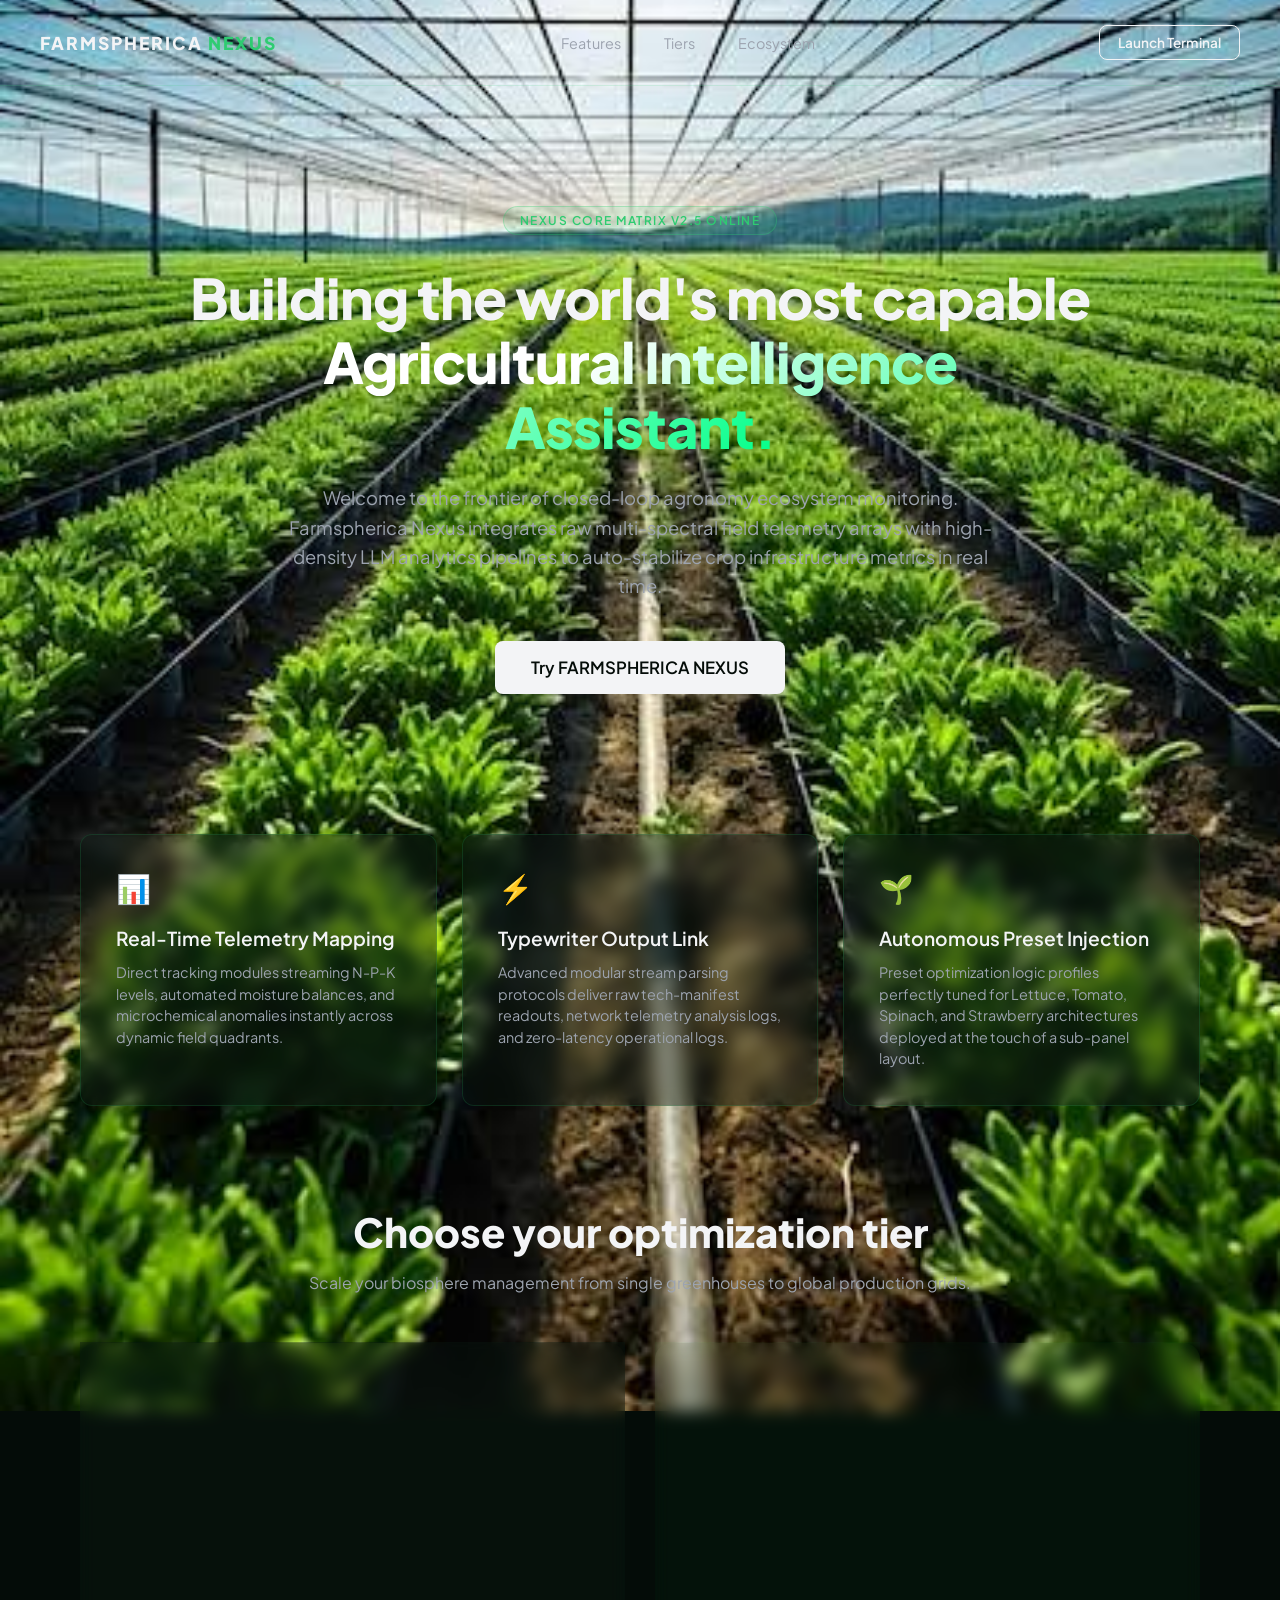
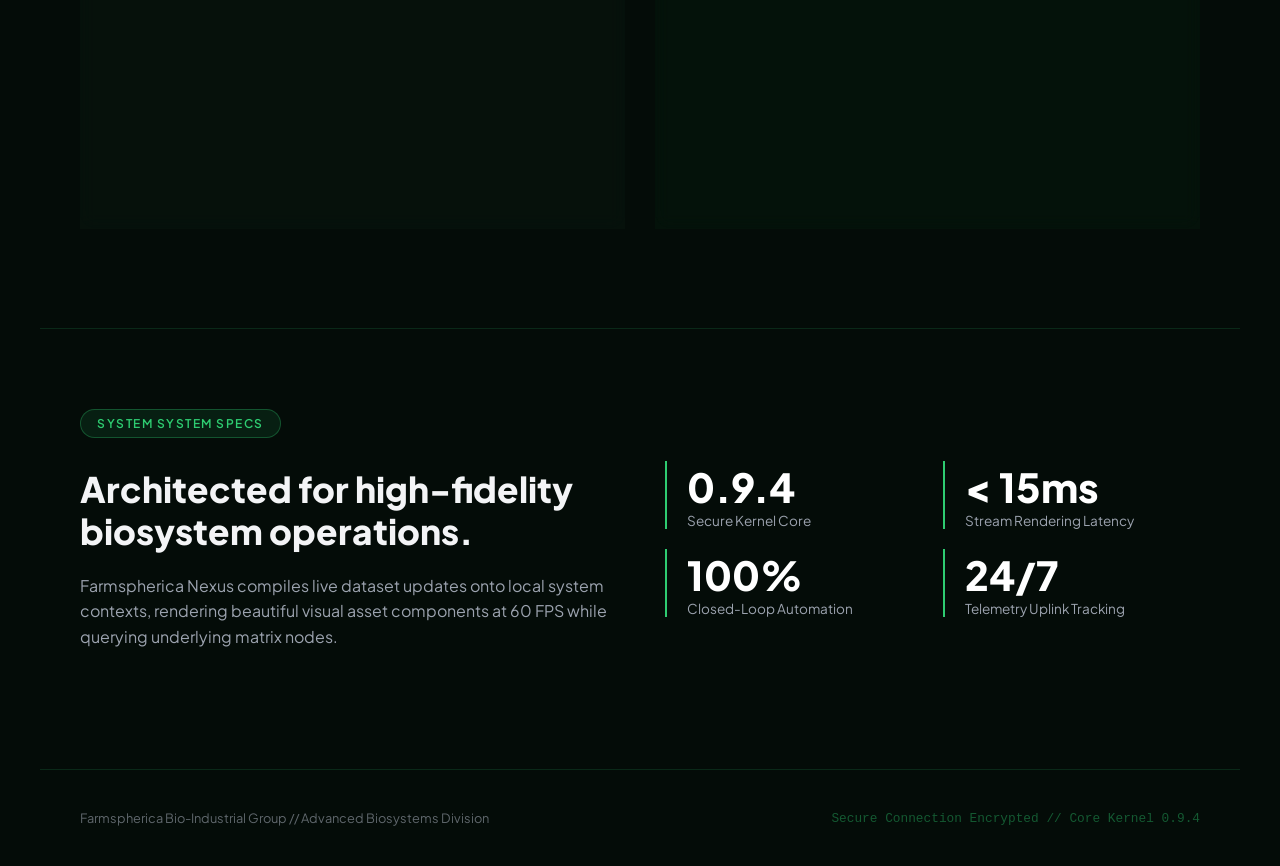
<file: index-2.html>
<!DOCTYPE html>
<html lang="en">
<head>
    <meta charset="UTF-8">
    <meta name="viewport" content="width=device-width, initial-scale=1.0">
    <title>About | FARMSPHERICA NEXUS</title>
    <link rel="stylesheet" href="style-2.css">
    <link href="https://fonts.googleapis.com/css2?family=Plus+Jakarta+Sans:wght@300;400;600;800&display=swap" rel="stylesheet">
    <style>
        body {
            background-image: url('9k.png');
            background-size: cover;
            background-position: center;
            background-repeat: no-repeat;
            background-attachment: fixed;
        }
    </style>
</head>
<body>

    <div class="bg-gradient-glow"></div>

    <header class="navbar">
        <div class="logo">FARMSPHERICA <span class="logo-accent">NEXUS</span></div>
        <nav class="nav-links">
            <a href="#features">Features</a>
            <a href="#pricing">Tiers</a>
            <a href="#architecture">Ecosystem</a>
        </nav>
        <a href="terminal.html" class="cta-btn mini-btn">Launch Terminal</a>
    </header>

    <main class="hero-section">
        <div class="hero-container">
            <div class="badge">NEXUS CORE MATRIX V2.5 ONLINE</div>
            <h1 class="hero-title">
                Building the world's most capable <br>
                <span class="gradient-text">Agricultural Intelligence Assistant.</span>
            </h1>
            <p class="hero-subtitle">
                Welcome to the frontier of closed-loop agronomy ecosystem monitoring. Farmspherica Nexus integrates raw multi-spectral field telemetry arrays with high-density LLM analytics pipelines to auto-stabilize crop infrastructure metrics in real time.
            </p>
            
            <div class="button-wrapper">
                <a href="terminal.html" class="cta-btn primary-btn">Try FARMSPHERICA NEXUS</a>
            </div>
        </div>
    </main>

    <section id="features" class="features-grid">
        <div class="feature-card">
            <div class="icon">📊</div>
            <h3>Real-Time Telemetry Mapping</h3>
            <p>Direct tracking modules streaming N-P-K levels, automated moisture balances, and microchemical anomalies instantly across dynamic field quadrants.</p>
        </div>
        <div class="feature-card">
            <div class="icon">⚡</div>
            <h3>Typewriter Output Link</h3>
            <p>Advanced modular stream parsing protocols deliver raw tech-manifest readouts, network telemetry analysis logs, and zero-latency operational logs.</p>
        </div>
        <div class="feature-card">
            <div class="icon">🌱</div>
            <h3>Autonomous Preset Injection</h3>
            <p>Preset optimization logic profiles perfectly tuned for Lettuce, Tomato, Spinach, and Strawberry architectures deployed at the touch of a sub-panel layout.</p>
        </div>
    </section>

    <section id="pricing" class="pricing-section" style="max-width: 1200px; margin: 0 auto 100px auto; padding: 0 40px; text-align: center;">
        <h2 style="font-size: 2.5rem; margin-bottom: 15px; font-weight: 800;">Choose your optimization tier</h2>
        <p style="color: var(--text-muted); margin-bottom: 50px;">Scale your biosphere management from single greenhouses to global production grids.</p>
        
        <div style="display: grid; grid-template-columns: repeat(auto-fit, minmax(300px, 1fr)); gap: 30px; text-align: left;">
            <div style="background: var(--card-bg); border: 1px solid var(--border-color); padding: 40px; border-radius: 16px; backdrop-filter: blur(8px);">
                <h3 style="font-size: 1.5rem; margin-bottom: 10px;">Nexus Standard</h3>
                <div style="font-size: 2rem; font-weight: 800; margin-bottom: 20px;">$0 <span style="font-size: 1rem; color: var(--text-muted); font-weight: 400;">/ month</span></div>
                <p style="color: var(--text-muted); font-size: 0.9rem; margin-bottom: 30px; min-height: 60px;">Your personal, proactive agricultural assistant for localized hydroponics setups.</p>
                <a href="terminal.html" class="cta-btn mini-btn" style="display: block; text-align: center; margin-bottom: 30px;">Get started</a>
                <ul style="list-style: none; font-size: 0.9rem; color: var(--text-muted); line-height: 2;">
                    <li>✓ Access to core agricultural presets</li>
                    <li>✓ Live N-P-K telemetry streams</li>
                    <li>✓ Local browser storage logs</li>
                    <li>✓ Audio HUD blip diagnostics</li>
                </ul>
            </div>

            <div style="background: rgba(46, 204, 113, 0.03); border: 1px solid rgba(46, 204, 113, 0.4); padding: 40px; border-radius: 16px; backdrop-filter: blur(8px); position: relative;">
                <div style="position: absolute; top: -15px; right: 20px; background: var(--matrix-green); color: var(--bg-dark); font-size: 0.75rem; font-weight: bold; padding: 4px 12px; border-radius: 20px; letter-spacing: 1px;">POPULAR</div>
                <h3 style="font-size: 1.5rem; margin-bottom: 10px;">Nexus Pro Ultra</h3>
                <div style="font-size: 2rem; font-weight: 800; margin-bottom: 20px; color: var(--matrix-green);">$1,950 <span style="font-size: 1rem; color: var(--text-muted); font-weight: 400;">/ month</span></div>
                <p style="color: var(--text-muted); font-size: 0.9rem; margin-bottom: 30px; min-height: 60px;">Unlock hyper-precision automated overrides and global biosphere clustering.</p>
                <a href="terminal.html" class="cta-btn primary-btn" style="display: block; text-align: center; margin-bottom: 30px; padding: 10px 0; font-size: 0.95rem;">Upgrade Now</a>
                <ul style="list-style: none; font-size: 0.9rem; color: var(--text-main); line-height: 2;">
                    <li>✓ <strong>All Standard Features included</strong></li>
                    <li>✓ Deep multi-spectral imaging pipelines</li>
                    <li>✓ Full automated kernel data overrides</li>
                    <li>✓ Dedicated secure cloud infrastructure</li>
                    <li>✓ Advanced quantum particle mesh models</li>
                </ul>
            </div>
        </div>
    </section>

    <section id="architecture" style="max-width: 1200px; margin: 0 auto 100px auto; padding: 0 40px; border-top: 1px solid var(--border-color); padding-top: 80px;">
        <div style="display: flex; flex-wrap: wrap; gap: 50px; justify-content: space-between; align-items: center;">
            <div style="flex: 1; min-width: 300px;">
                <div class="badge">SYSTEM SYSTEM SPECS</div>
                <h2 style="font-size: 2.2rem; font-weight: 800; margin-bottom: 20px; line-height: 1.2;">Architected for high-fidelity biosystem operations.</h2>
                <p style="color: var(--text-muted); line-height: 1.6; margin-bottom: 20px;">
                    Farmspherica Nexus compiles live dataset updates onto local system contexts, rendering beautiful visual asset components at 60 FPS while querying underlying matrix nodes.
                </p>
            </div>
            <div style="flex: 1; min-width: 300px; display: grid; grid-template-columns: 1fr 1fr; gap: 20px;">
                <div style="border-left: 2px solid var(--matrix-green); padding-left: 20px;">
                    <div style="font-size: 2.5rem; font-weight: 800; color: #fff;">0.9.4</div>
                    <div style="font-size: 0.85rem; color: var(--text-muted);">Secure Kernel Core</div>
                </div>
                <div style="border-left: 2px solid var(--matrix-green); padding-left: 20px;">
                    <div style="font-size: 2.5rem; font-weight: 800; color: #fff;">&lt; 15ms</div>
                    <div style="font-size: 0.85rem; color: var(--text-muted);">Stream Rendering Latency</div>
                </div>
                <div style="border-left: 2px solid var(--matrix-green); padding-left: 20px;">
                    <div style="font-size: 2.5rem; font-weight: 800; color: #fff;">100%</div>
                    <div style="font-size: 0.85rem; color: var(--text-muted);">Closed-Loop Automation</div>
                </div>
                <div style="border-left: 2px solid var(--matrix-green); padding-left: 20px;">
                    <div style="font-size: 2.5rem; font-weight: 800; color: #fff;">24/7</div>
                    <div style="font-size: 0.85rem; color: var(--text-muted);">Telemetry Uplink Tracking</div>
                </div>
            </div>
        </div>
    </section>

    <footer class="footer-bar">
        <p>Farmspherica Bio-Industrial Group // Advanced Biosystems Division</p>
        <p class="crypto-seal">Secure Connection Encrypted // Core Kernel 0.9.4</p>
    </footer>

</body>
</html>
</file>
<file: style-2.css>
/* =========================================================================
   COOLKID-2.CSS // FARMSPHERICA PRODUCT LANDING DESIGN MATRIX
========================================================================= */

:root {
    --bg-dark: #040c08;
    --card-bg: rgba(10, 26, 18, 0.4);
    --border-color: rgba(46, 204, 113, 0.15);
    --matrix-green: #2ecc71;
    --neon-glow: #00ff88;
    --text-main: #f3f4f6;
    --text-muted: #9ca3af;
}

* {
    margin: 0;
    padding: 0;
    box-sizing: border-box;
}

html, body {
    width: 100%;
    min-height: 100vh;
    background-color: var(--bg-dark);
    font-family: 'Plus Jakarta Sans', sans-serif;
    color: var(--text-main);
    overflow-x: hidden;
    scroll-behavior: smooth;
}

/* Ambient Deep Atmospheric Glows */
.bg-gradient-glow {
    position: fixed;
    top: -10%;
    left: 50%;
    transform: translateX(-50%);
    width: 80vw;
    height: 70vh;
    background: radial-gradient(circle, rgba(46, 204, 113, 0.08) 0%, rgba(5, 15, 11, 0) 70%);
    z-index: -1;
    pointer-events: none;
}

/* Nav Bar Structuring */
.navbar {
    width: 100%;
    max-width: 1300px;
    margin: 0 auto;
    padding: 25px 40px;
    display: flex;
    justify-content: space-between;
    align-items: center;
    border-bottom: 1px solid var(--border-color);
}

.logo {
    font-weight: 800;
    letter-spacing: 2px;
    font-size: 1.1rem;
}

.logo-accent {
    color: var(--matrix-green);
    text-shadow: 0 0 10px rgba(46, 204, 113, 0.3);
}

.nav-links a {
    color: var(--text-muted);
    text-decoration: none;
    margin: 0 20px;
    font-size: 0.9rem;
    transition: color 0.2s;
}

.nav-links a:hover {
    color: var(--matrix-green);
}

/* Hero Section */
.hero-section {
    display: flex;
    justify-content: center;
    align-items: center;
    text-align: center;
    padding: 120px 20px 80px 20px;
}

.hero-container {
    max-width: 900px;
}

.badge {
    display: inline-block;
    background: rgba(46, 204, 113, 0.1);
    border: 1px solid rgba(46, 204, 113, 0.3);
    color: var(--matrix-green);
    font-size: 0.75rem;
    font-weight: 600;
    letter-spacing: 1.5px;
    padding: 6px 16px;
    border-radius: 50px;
    margin-bottom: 30px;
}

.hero-title {
    font-size: 3.5rem;
    font-weight: 800;
    line-height: 1.15;
    letter-spacing: -1px;
    margin-bottom: 25px;
}

.gradient-text {
    background: linear-gradient(135deg, #ffffff 30%, var(--neon-glow) 100%);
    -webkit-background-clip: text;
    -webkit-text-fill-color: transparent;
}

.hero-subtitle {
    font-size: 1.15rem;
    color: var(--text-muted);
    line-height: 1.6;
    max-width: 720px;
    margin: 0 auto 40px auto;
}

/* Call-to-Action Buttons */
.cta-btn {
    display: inline-block;
    text-decoration: none;
    font-weight: 600;
    border-radius: 8px;
    transition: all 0.25s cubic-bezier(0.165, 0.84, 0.44, 1);
}

.primary-btn {
    background-color: var(--text-main);
    color: var(--bg-dark);
    padding: 16px 36px;
    font-size: 1.05rem;
    box-shadow: 0 4px 20px rgba(255, 255, 255, 0.1);
}

.primary-btn:hover {
    transform: translateY(-2px);
    background-color: var(--matrix-green);
    box-shadow: 0 8px 25px rgba(46, 204, 113, 0.4);
}

.mini-btn {
    border: 1px solid var(--text-main);
    color: var(--text-main);
    padding: 8px 18px;
    font-size: 0.85rem;
}

.mini-btn:hover {
    background-color: rgba(255, 255, 255, 0.05);
    border-color: var(--matrix-green);
    color: var(--matrix-green);
}

/* Features Grid Layout */
.features-grid {
    display: grid;
    grid-template-columns: repeat(auto-fit, minmax(280px, 1fr));
    gap: 25px;
    max-width: 1200px;
    margin: 60px auto 100px auto;
    padding: 0 40px;
}

.feature-card {
    background: var(--card-bg);
    border: 1px solid var(--border-color);
    border-radius: 12px;
    padding: 35px;
    backdrop-filter: blur(8px);
    transition: border-color 0.2s, transform 0.2s;
}

.feature-card:hover {
    border-color: rgba(46, 204, 113, 0.4);
    transform: translateY(-3px);
}

.feature-card .icon {
    font-size: 1.75rem;
    margin-bottom: 20px;
}

.feature-card h3 {
    font-size: 1.2rem;
    margin-bottom: 12px;
    font-weight: 600;
}

.feature-card p {
    color: var(--text-muted);
    font-size: 0.9rem;
    line-height: 1.5;
}

/* Clean Professional Footer */
.footer-bar {
    width: 100%;
    max-width: 1200px;
    margin: 0 auto;
    padding: 40px;
    border-top: 1px solid var(--border-color);
    display: flex;
    justify-content: space-between;
    align-items: center;
    font-size: 0.8rem;
    color: rgba(156, 163, 175, 0.6);
}

.crypto-seal {
    font-family: monospace;
    color: rgba(46, 204, 113, 0.4);
}
</file>
